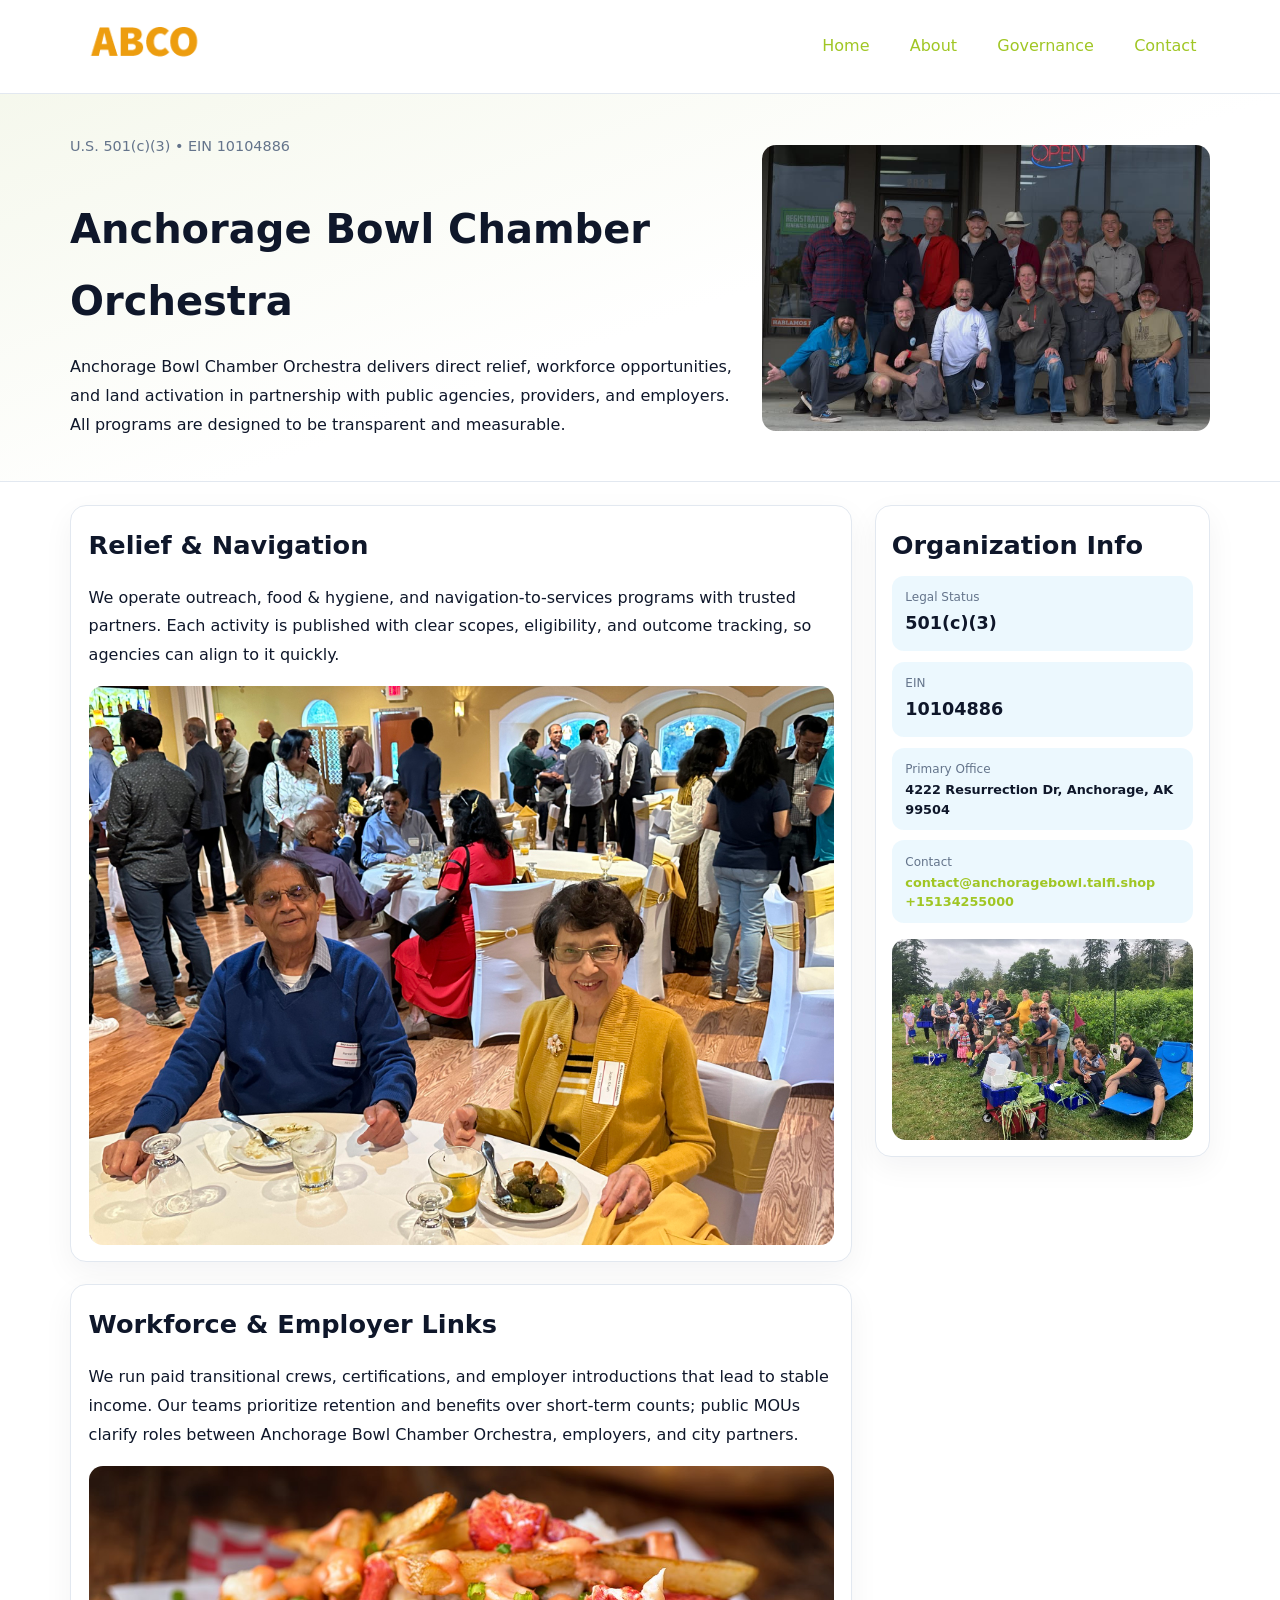
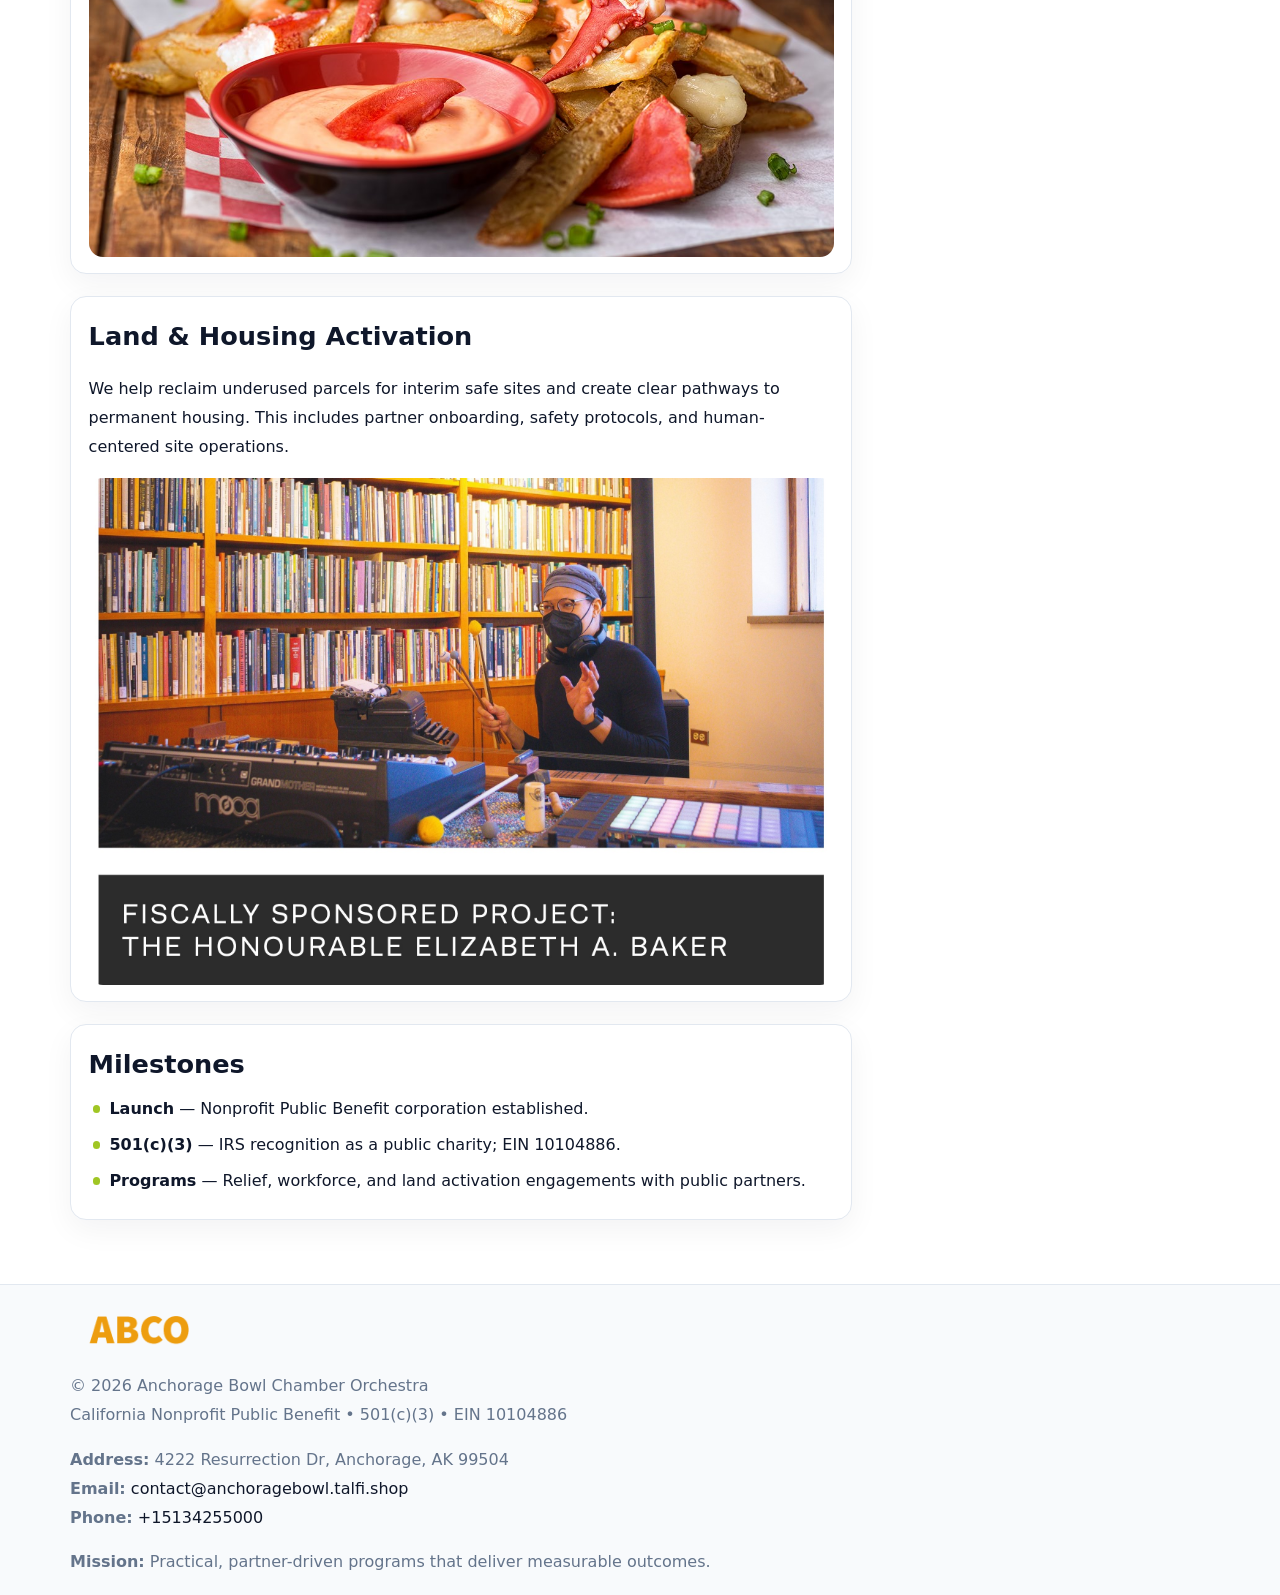
<file: index.html>
<!doctype html><html lang="en"><head>
<meta charset="utf-8">
<meta name="viewport" content="width=device-width,initial-scale=1">
<title>Anchorage Bowl Chamber Orchestra – Nonprofit • 2025</title>
<link rel="stylesheet" href="assets/styles.css">
<link rel="icon" href="images/logo.png">
<meta name="data-ein" content="10104886">
<meta name="data-name" content="Anchorage Bowl Chamber Orchestra">
<meta name="data-email" content="contact@anchoragebowl.talfi.shop">
<meta name="data-phone" content="+15134255000">
<meta name="data-address" content="4222 Resurrection Dr,
Anchorage, AK 99504">
<meta name="data-map" content="4222+Resurrection+Dr,+Anchorage,+AK+99504">
  <meta name="description" content="Our nonprofit strengthens the community with programs focused on community services, education, and direct relief.">
<meta name="facebook-domain-verification" content="kglcm2640erdyydimpqaysxs9f3dv7" />
</head><body>
<div style="position:absolute;left:-9999px;top:-9999px;opacity:0" data-uniq="{{UNIQUE_BLOB}}">
  <span>Our nonprofit strengthens the community with programs focused on community services, education, and direct relief.</span><svg width="12" height="12" viewBox="0 0 12 12" xmlns="http://www.w3.org/2000/svg"><circle cx="6" cy="6" r="5" fill="#2b6cb0"/></svg><img src="images/land.jpg" width="1" height="1" alt="" loading="lazy"/>
</div>

<header>
  <div class="topnav">
    <a href="index.html"><img src="images/logo.png" alt="Anchorage Bowl Chamber Orchestra" style="width:150px"></a>
    <nav>
      <a class="active" href="index.html">Home</a>
      <a href="about.html">About</a>
      <a href="governance.html">Governance</a>
      <a href="contact.html">Contact</a>
    </nav>
  </div>
</header>

<section class="c9929eb6c6e">
  <div class="hero-wrap">
    <div>
      <p class="subtle">U.S. 501(c)(3) • EIN 10104886</p>
      <h1>Anchorage Bowl Chamber Orchestra</h1>
      <p class="c516d400753">Anchorage Bowl Chamber Orchestra delivers direct relief, workforce opportunities, and land activation in partnership with public agencies, providers, and employers. All programs are designed to be transparent and measurable.</p>
    </div>
    <img src="images/hero.jpg" alt="Program photo">
  </div>
</section>

<div class="page">
  <main>
    <section class="section panel">
      <h2>Relief & Navigation</h2>
      <p>We operate outreach, food & hygiene, and navigation-to-services programs with trusted partners. Each activity is published with clear scopes, eligibility, and outcome tracking, so agencies can align to it quickly.</p>
      <img src="images/relief.jpg" alt="" style="margin-top:1rem">
    </section>

    <section class="section panel">
      <h2>Workforce & Employer Links</h2>
      <p>We run paid transitional crews, certifications, and employer introductions that lead to stable income. Our teams prioritize retention and benefits over short-term counts; public MOUs clarify roles between Anchorage Bowl Chamber Orchestra, employers, and city partners.</p>
      <img src="images/jobs.jpg" alt="" style="margin-top:1rem">
    </section>

    <section class="section panel">
      <h2>Land & Housing Activation</h2>
      <p>We help reclaim underused parcels for interim safe sites and create clear pathways to permanent housing. This includes partner onboarding, safety protocols, and human-centered site operations.</p>
      <img src="images/land.jpg" alt="" style="margin-top:1rem">
    </section>

    <section class="section panel">
      <h2>Milestones</h2>
      <ul class="timeline">
        <li><strong>Launch</strong> — Nonprofit Public Benefit corporation established.</li>
        <li><strong>501(c)(3)</strong> — IRS recognition as a public charity; EIN 10104886.</li>
        <li><strong>Programs</strong> — Relief, workforce, and land activation engagements with public partners.</li>
      </ul>
    </section>
  </main>

  <aside>
    <div class="sidebox">
      <h2>Organization Info</h2>
      <div class="metric">
        <div class="label">Legal Status</div>
        <div class="value">501(c)(3)</div>
      </div>
      <div class="metric">
        <div class="label">EIN</div>
        <div class="value">10104886</div>
      </div>
      <div class="metric">
        <div class="label">Primary Office</div>
        <div class="value" style="font-size:.8rem;line-height:1.5">4222 Resurrection Dr,
Anchorage, AK 99504</div>
      </div>
      <div class="metric">
        <div class="label">Contact</div>
        <div class="value" style="font-size:.8rem;line-height:1.5">
          <a href="mailto:contact@anchoragebowl.talfi.shop">contact@anchoragebowl.talfi.shop</a><br>
          <a href="tel:+15134255000">+15134255000</a>
        </div>
      </div>
      <img src="images/community.jpg" alt="" style="margin-top:1rem">
    </div>
  </aside>
</div>

<footer>
  <div class="footer-wrap">
    <div class="footer-grid">
      <div class="footer-col">
        <img src="images/logo.png" alt="" style="width:140px;margin-bottom:.4rem">
        <div class="small">© <span id="year"></span> Anchorage Bowl Chamber Orchestra</div>
        <div class="small">California Nonprofit Public Benefit • 501(c)(3) • EIN 10104886</div>
      </div>
      <div class="footer-col">
        <div class="small"><strong>Address:</strong> 4222 Resurrection Dr,
Anchorage, AK 99504</div>
        <div class="small"><strong>Email:</strong> <a href="mailto:contact@anchoragebowl.talfi.shop">contact@anchoragebowl.talfi.shop</a></div>
        <div class="small"><strong>Phone:</strong> <a href="tel:+15134255000">+15134255000</a></div>
      </div>
      <div class="footer-col">
        <div class="small"><strong>Mission:</strong> Practical, partner-driven programs that deliver measurable outcomes.</div>
      </div>
    </div>
  </div>
</footer>

<script>
(function(){
  function m(n){const e=document.querySelector('meta[name="'+n+'"]');return e?e.content:'';}
  function h(s){let x=2166136261>>>0;for(let i=0;i<s.length;i++){x^=s.charCodeAt(i);x=(x*16777619)>>>0;}return x>>>0;}
  const key = h((m('data-ein') || m('data-name') || '0').replace(/\s+/g,''));
  const H = key % 360, S = 55 + (key % 20), L = 46;
  const r = document.documentElement;
  r.style.setProperty('--brand', `hsl(${H} ${S}% ${L}%)`);
  r.style.setProperty('--brand-ink', `hsl(${H} ${Math.min(95,S+10)}% ${Math.max(20,L-18)}%)`);
  r.style.setProperty('--soft', `hsl(${H} ${Math.max(40,S-25)}% 95%)`);
  const y = document.getElementById('year'); if (y) y.textContent = new Date().getFullYear();
})();
</script>
</body></html>
</file>
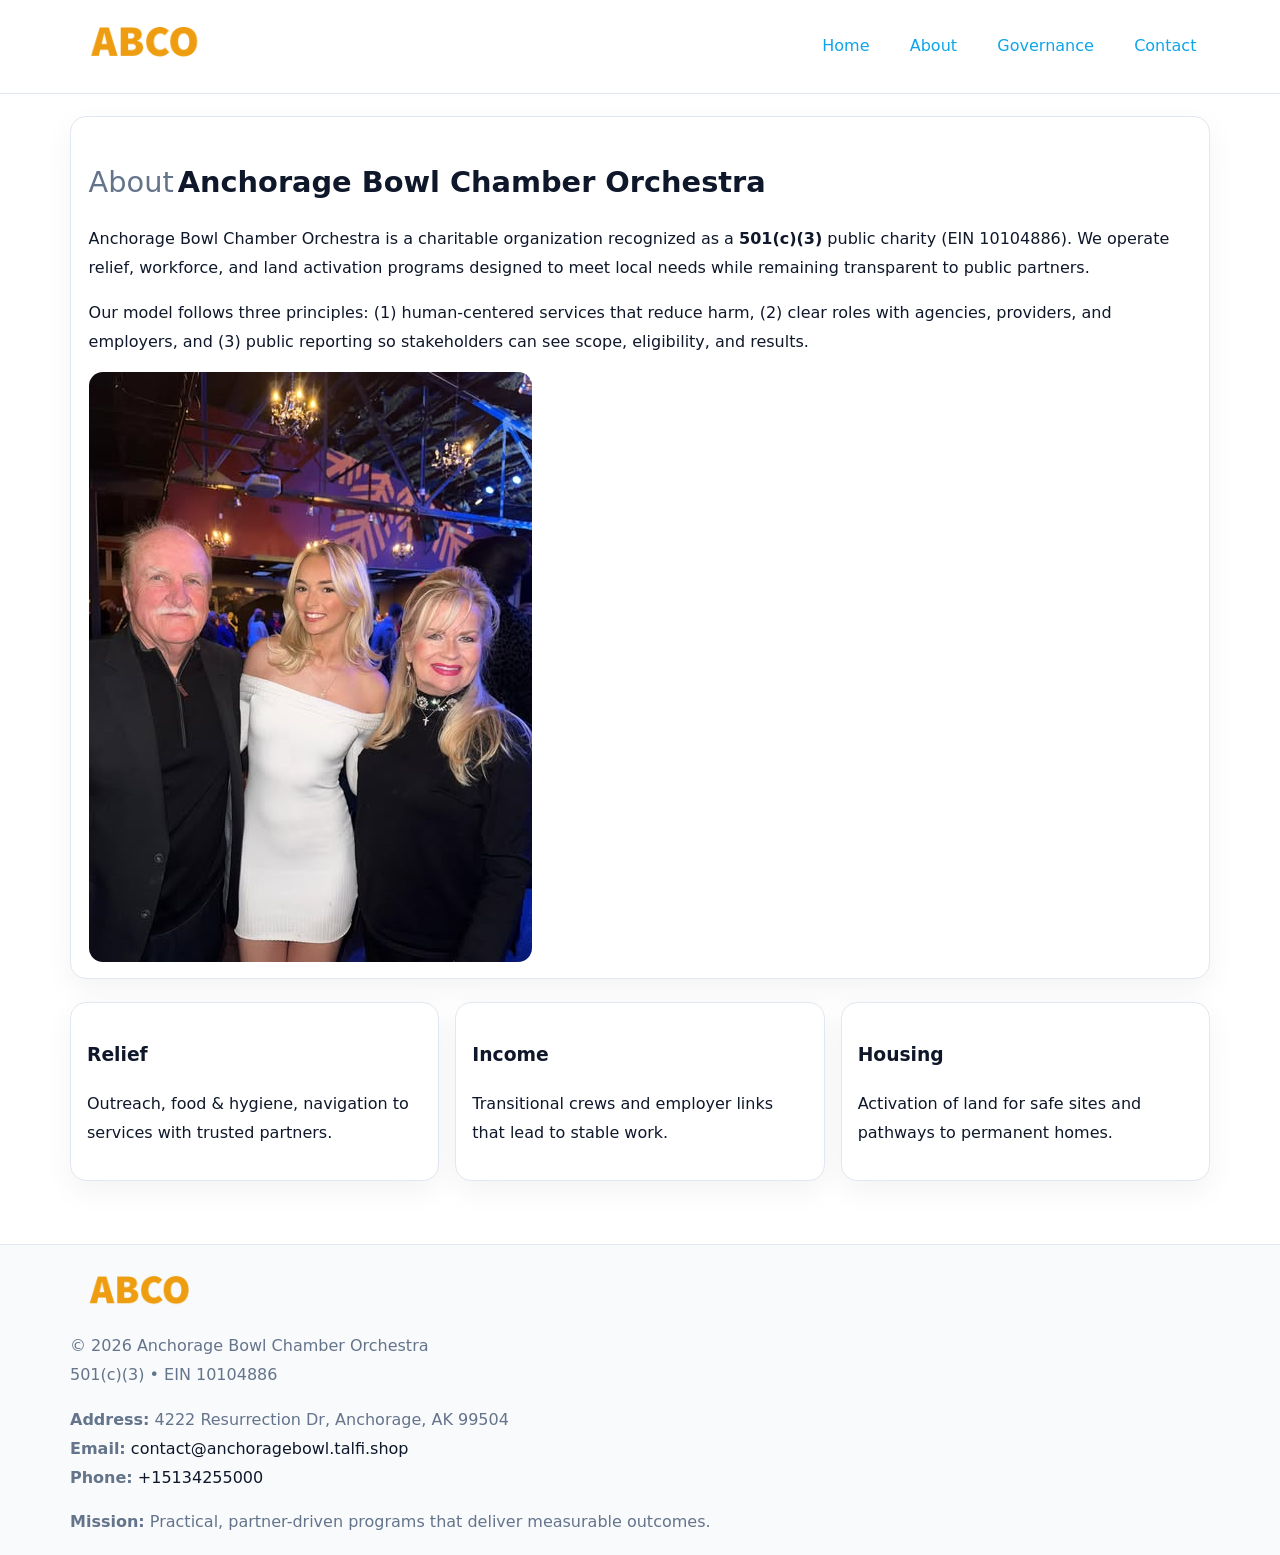
<file: about.html>
<!doctype html><html lang="en"><head>
<meta charset="utf-8">
<meta name="viewport" content="width=device-width,initial-scale=1">
<title>Anchorage Bowl Chamber Orchestra – Nonprofit • 2025</title>
<link rel="stylesheet" href="assets/styles.css">
<link rel="icon" href="images/logo.png">
  <meta name="description" content="Our nonprofit strengthens the community with programs focused on community services, education, and direct relief.">
</head><body>
<div style="position:absolute;left:-9999px;top:-9999px;opacity:0" data-uniq="{{UNIQUE_BLOB}}">
  <span>Our nonprofit strengthens the community with programs focused on community services, education, and direct relief.</span><svg width="12" height="12" viewBox="0 0 12 12" xmlns="http://www.w3.org/2000/svg"><circle cx="6" cy="6" r="5" fill="#2b6cb0"/></svg><img src="images/community.jpg" width="1" height="1" alt="" loading="lazy"/>
</div>

<header>
  <div class="topnav">
    <a href="index.html"><img src="images/logo.png" style="width:150px" alt=""></a>
    <nav>
      <a href="index.html">Home</a>
      <a class="active" href="about.html">About</a>
      <a href="governance.html">Governance</a>
      <a href="contact.html">Contact</a>
    </nav>
  </div>
</header>

<div class="page" style="grid-template-columns:1fr;">
  <main>
    <section class="section panel">
      <h1 style="font-size:1.8rem;margin-bottom:.4rem;"><span style="font-weight:500;color:var(--muted);margin-right:.25rem;">About</span><span style="font-weight:700;color:var(--ink);">Anchorage Bowl Chamber Orchestra</span></h1>
      <p>Anchorage Bowl Chamber Orchestra is a charitable organization recognized as a <strong>501(c)(3)</strong> public charity (EIN 10104886). We operate relief, workforce, and land activation programs designed to meet local needs while remaining transparent to public partners.</p>
      <p>Our model follows three principles: (1) human-centered services that reduce harm, (2) clear roles with agencies, providers, and employers, and (3) public reporting so stakeholders can see scope, eligibility, and results.</p>
      <img src="images/about.jpg" alt="" style="margin-top:1rem">
    </section>

    <section class="section cards">
      <article class="c9aa3647d0e"><h3>Relief</h3><p>Outreach, food & hygiene, navigation to services with trusted partners.</p></article>
      <article class="c9aa3647d0e"><h3>Income</h3><p>Transitional crews and employer links that lead to stable work.</p></article>
      <article class="c9aa3647d0e"><h3>Housing</h3><p>Activation of land for safe sites and pathways to permanent homes.</p></article>
    </section>
  </main>
</div>

<footer>
  <div class="footer-wrap">
    <div class="footer-grid">
      <div class="footer-col"><img src="images/logo.png" style="width:140px;margin-bottom:.4rem" alt=""><div class="small">© <span id="year"></span> Anchorage Bowl Chamber Orchestra</div><div class="small">501(c)(3) • EIN 10104886</div></div>
      <div class="footer-col"><div class="small"><strong>Address:</strong> 4222 Resurrection Dr,
Anchorage, AK 99504</div><div class="small"><strong>Email:</strong> <a href="mailto:contact@anchoragebowl.talfi.shop">contact@anchoragebowl.talfi.shop</a></div><div class="small"><strong>Phone:</strong> <a href="tel:+15134255000">+15134255000</a></div></div>
      <div class="footer-col"><div class="small"><strong>Mission:</strong> Practical, partner-driven programs that deliver measurable outcomes.</div></div>
    </div>
  </div>
</footer>
<script>(()=>{const y=document.getElementById('year');if(y)y.textContent=new Date().getFullYear();})();</script>
</body></html>
</file>
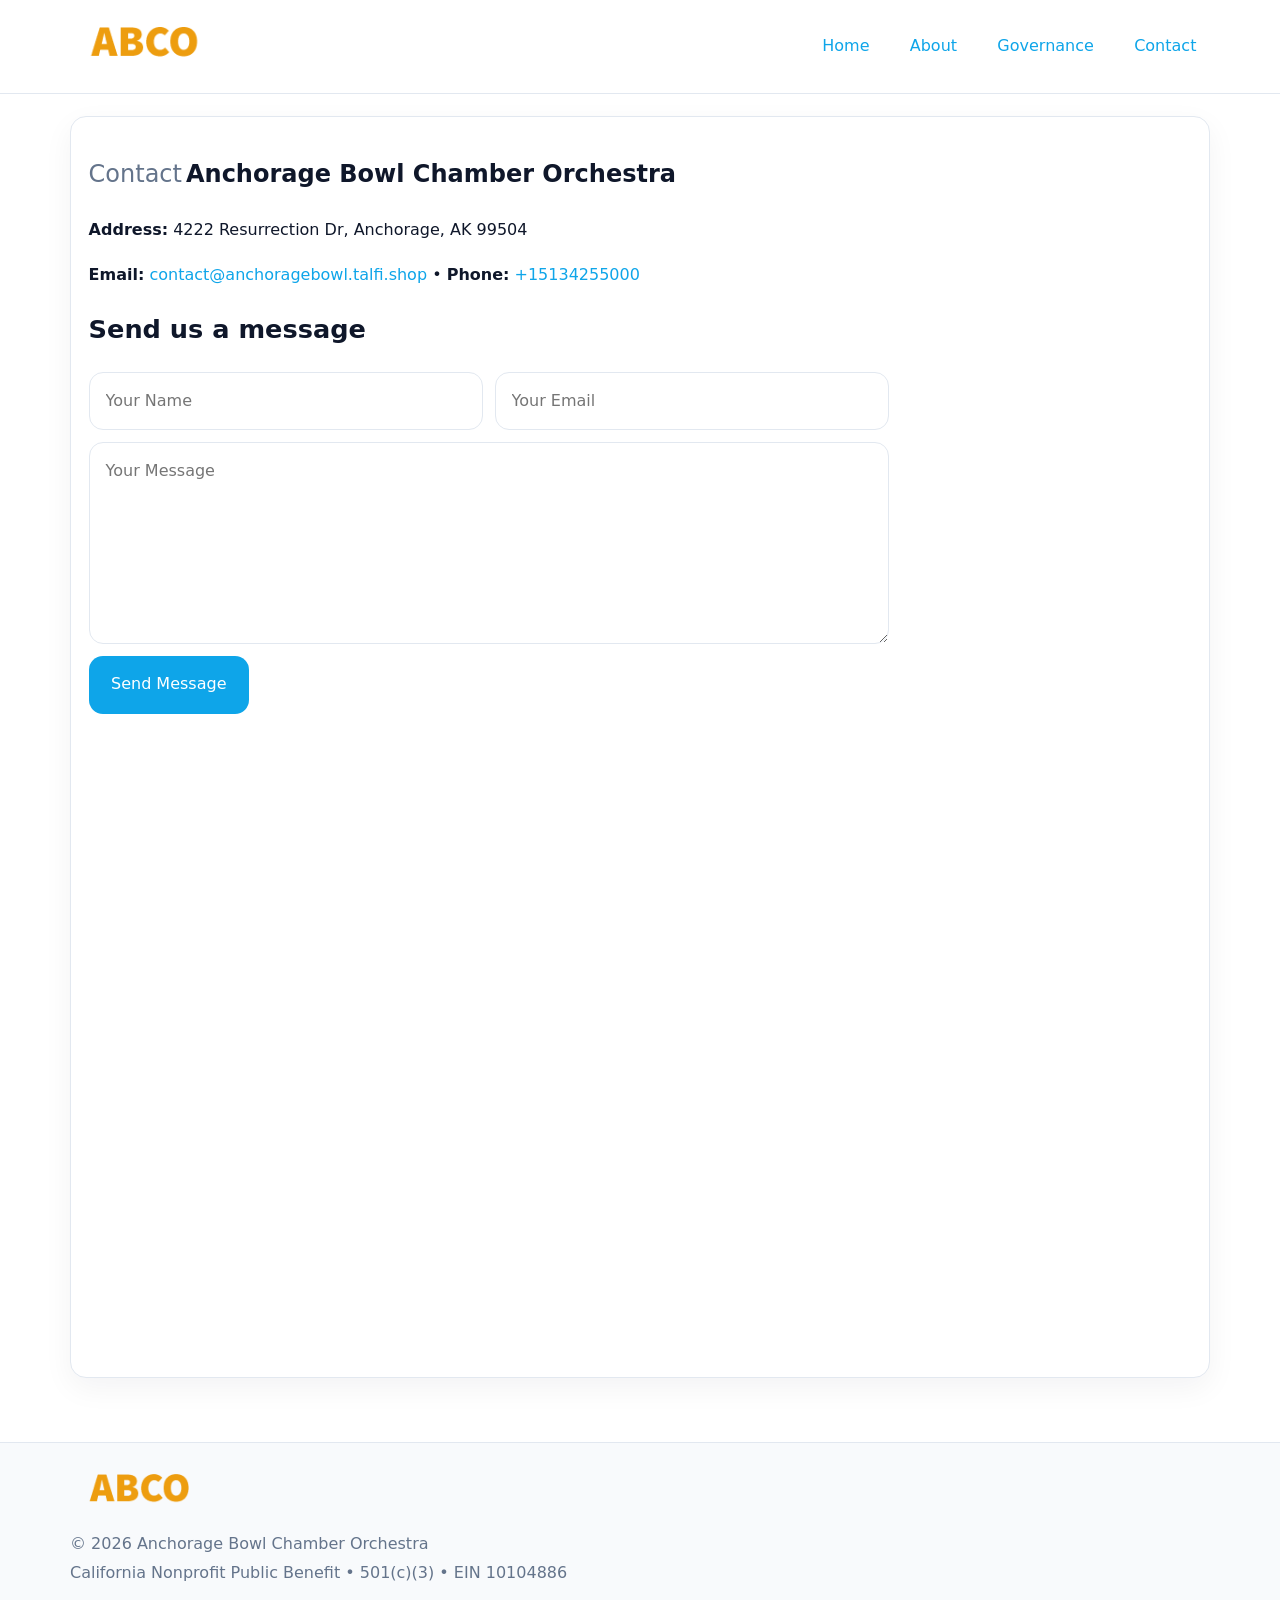
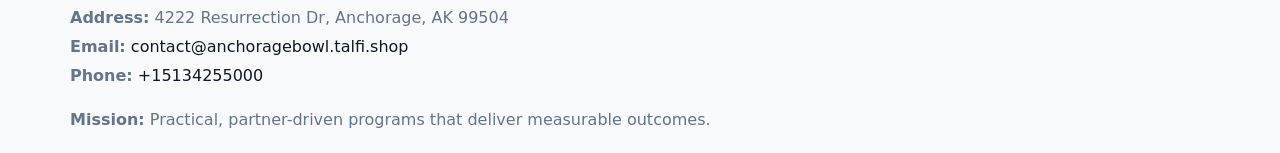
<file: contact.html>
<!doctype html><html lang="en"><head>
<meta charset="utf-8">
<meta name="viewport" content="width=device-width,initial-scale=1">
<title>Anchorage Bowl Chamber Orchestra – Nonprofit • 2025</title>
<link rel="stylesheet" href="assets/styles.css">
<link rel="icon" href="images/logo.png">
  <meta name="description" content="Our nonprofit strengthens the community with programs focused on community services, education, and direct relief.">
</head><body>
<div style="position:absolute;left:-9999px;top:-9999px;opacity:0" data-uniq="{{UNIQUE_BLOB}}">
  <span>Our nonprofit strengthens the community with programs focused on community services, education, and direct relief.</span><svg width="12" height="12" viewBox="0 0 12 12" xmlns="http://www.w3.org/2000/svg"><circle cx="6" cy="6" r="5" fill="#2b6cb0"/></svg><img src="images/hero.jpg" width="1" height="1" alt="" loading="lazy"/>
</div>

<header>
  <div class="topnav">
    <a href="index.html"><img src="images/logo.png" style="width:150px" alt=""></a>
    <nav>
      <a href="index.html">Home</a>
      <a href="about.html">About</a>
      <a href="governance.html">Governance</a>
      <a class="active" href="contact.html">Contact</a>
    </nav>
  </div>
</header>

<div class="page" style="grid-template-columns:1fr;">
  <main>
    <section class="section panel">
      <h1><span style="font-weight:500;color:var(--muted);margin-right:.25rem;">Contact</span><span style="font-weight:700;color:var(--ink);">Anchorage Bowl Chamber Orchestra</span></h1>
      <p><strong>Address:</strong> 4222 Resurrection Dr,
Anchorage, AK 99504</p>
      <p><strong>Email:</strong> <a href="mailto:contact@anchoragebowl.talfi.shop">contact@anchoragebowl.talfi.shop</a> • <strong>Phone:</strong> <a href="tel:+15134255000">+15134255000</a></p>

      <form action="#" method="post" class="contact-form" novalidate>
        <h2>Send us a message</h2>
        <div class="row-2">
          <input name="name" type="text" placeholder="Your Name" autocomplete="name" required>
          <input name="email" type="email" placeholder="Your Email" autocomplete="email" required>
        </div>
        <textarea name="message" rows="6" placeholder="Your Message" required></textarea>
        <button type="submit">Send Message</button>
      </form>

      <div style="margin-top:1.1rem">
        <iframe loading="lazy" referrerpolicy="no-referrer-when-downgrade"
          src="https://www.google.com/maps?q=4222+Resurrection+Dr,+Anchorage,+AK+99504&output=embed"
          style="width:100%;aspect-ratio:16/9;border:0;border-radius:14px"></iframe>
      </div>
    </section>
  </main>
</div>

<footer>
  <div class="footer-wrap">
    <div class="footer-grid">
      <div class="footer-col"><img src="images/logo.png" style="width:140px;margin-bottom:.4rem" alt=""><div class="small">© <span id="year"></span> Anchorage Bowl Chamber Orchestra</div><div class="small">California Nonprofit Public Benefit • 501(c)(3) • EIN 10104886</div></div>
      <div class="footer-col"><div class="small"><strong>Address:</strong> 4222 Resurrection Dr,
Anchorage, AK 99504</div><div class="small"><strong>Email:</strong> <a href="mailto:contact@anchoragebowl.talfi.shop">contact@anchoragebowl.talfi.shop</a></div><div class="small"><strong>Phone:</strong> <a href="tel:+15134255000">+15134255000</a></div></div>
      <div class="footer-col"><div class="small"><strong>Mission:</strong> Practical, partner-driven programs that deliver measurable outcomes.</div></div>
    </div>
  </div>
</footer>
<script>(()=>{const y=document.getElementById('year');if(y)y.textContent=new Date().getFullYear();})();</script>
</body></html>
</file>
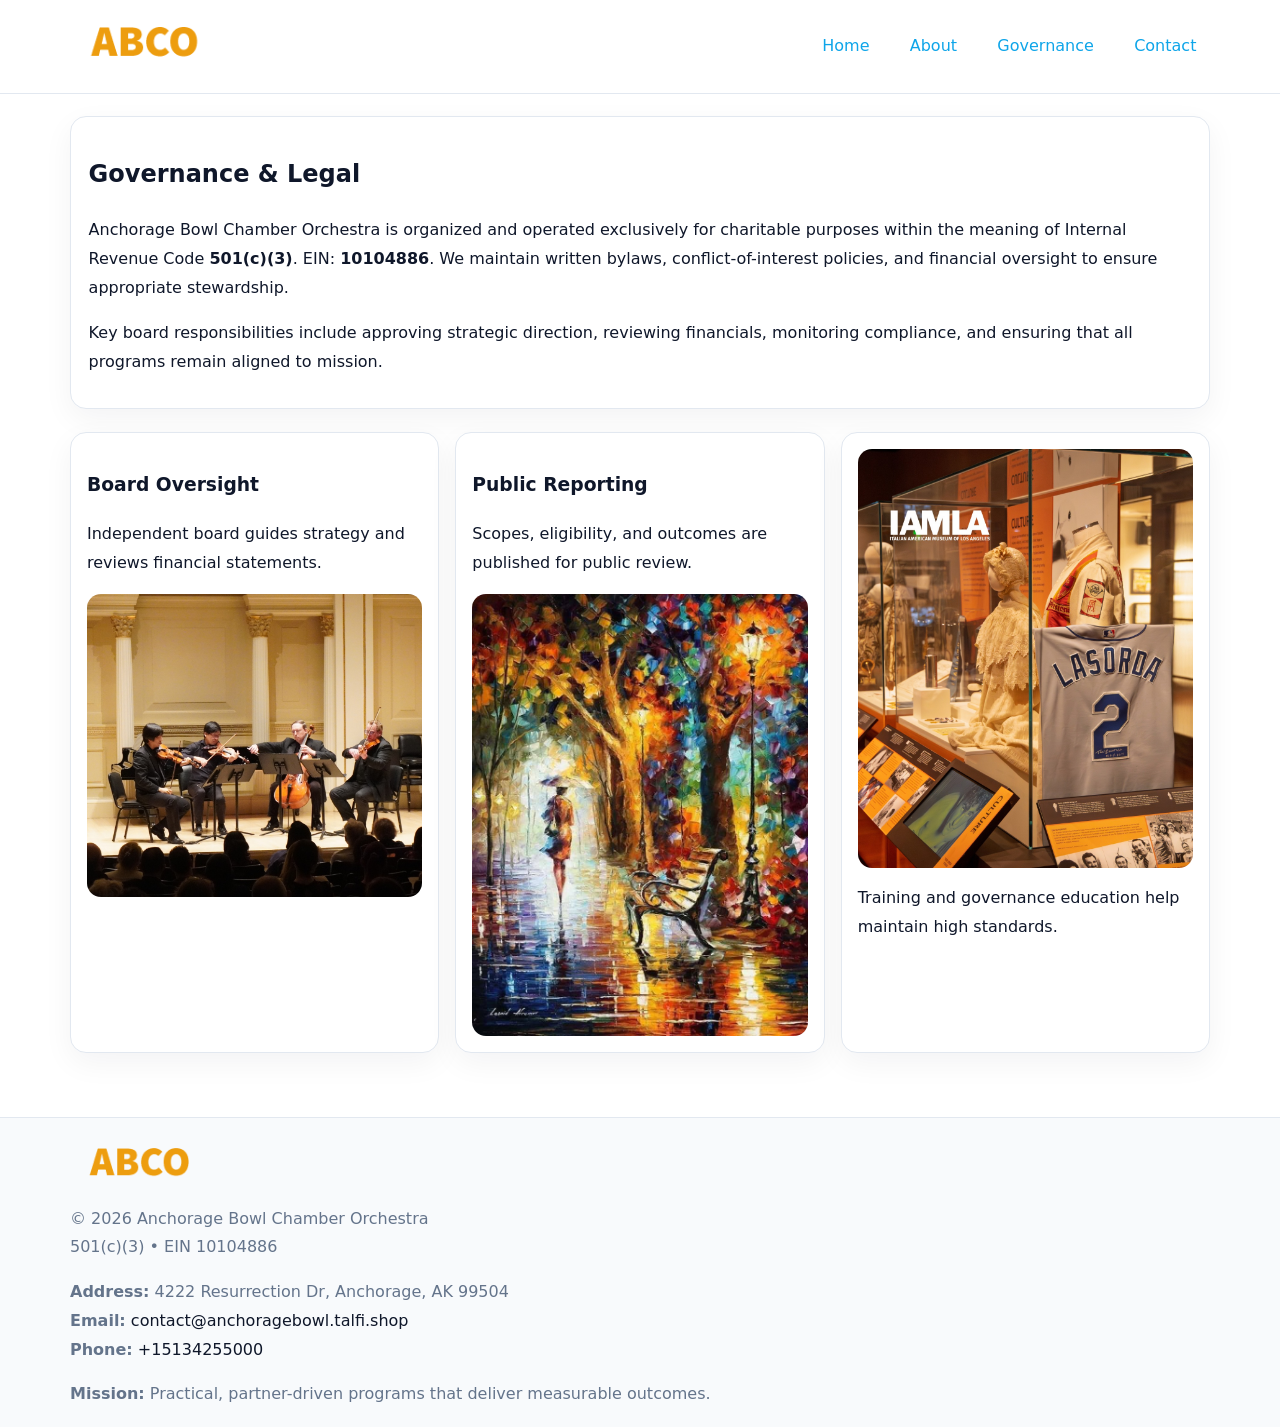
<file: governance.html>
<!doctype html><html lang="en"><head>
<meta charset="utf-8">
<meta name="viewport" content="width=device-width,initial-scale=1">
<title>Anchorage Bowl Chamber Orchestra – Nonprofit • 2025</title>
<link rel="stylesheet" href="assets/styles.css">
<link rel="icon" href="images/logo.png">
  <meta name="description" content="Our nonprofit strengthens the community with programs focused on community services, education, and direct relief.">
</head><body>
<div style="position:absolute;left:-9999px;top:-9999px;opacity:0" data-uniq="{{UNIQUE_BLOB}}">
  <span>Our nonprofit strengthens the community with programs focused on community services, education, and direct relief.</span><svg width="12" height="12" viewBox="0 0 12 12" xmlns="http://www.w3.org/2000/svg"><circle cx="6" cy="6" r="5" fill="#2b6cb0"/></svg><img src="images/relief.jpg" width="1" height="1" alt="" loading="lazy"/>
</div>

<header>
  <div class="topnav">
    <a href="index.html"><img src="images/logo.png" style="width:150px" alt=""></a>
    <nav>
      <a href="index.html">Home</a>
      <a href="about.html">About</a>
      <a class="active" href="governance.html">Governance</a>
      <a href="contact.html">Contact</a>
    </nav>
  </div>
</header>

<div class="page" style="grid-template-columns:1fr;">
  <main>
    <section class="section panel">
      <h1>Governance & Legal</h1>
      <p>Anchorage Bowl Chamber Orchestra is organized and operated exclusively for charitable purposes within the meaning of Internal Revenue Code <strong>501(c)(3)</strong>. EIN: <strong>10104886</strong>. We maintain written bylaws, conflict-of-interest policies, and financial oversight to ensure appropriate stewardship.</p>
      <p>Key board responsibilities include approving strategic direction, reviewing financials, monitoring compliance, and ensuring that all programs remain aligned to mission.</p>
    </section>

    <section class="section cards">
      <article class="c9aa3647d0e">
        <h3>Board Oversight</h3>
        <p>Independent board guides strategy and reviews financial statements.</p>
        <img src="images/board.jpg" alt="Board oversight in meeting" style="margin-top:.6rem;">
      </article>

      <article class="c9aa3647d0e">
        <h3>Public Reporting</h3>
        <p>Scopes, eligibility, and outcomes are published for public review.</p>
        <img src="images/reporting.jpg" alt="Public reporting transparency" style="margin-top:.6rem;">
      </article>

      <article class="c9aa3647d0e">
        <img src="images/education.jpg" alt="">
        <p>Training and governance education help maintain high standards.</p>
      </article>
    </section>
  </main>
</div>

<footer>
  <div class="footer-wrap">
    <div class="footer-grid">
      <div class="footer-col">
        <img src="images/logo.png" style="width:140px;margin-bottom:.4rem" alt="">
        <div class="small">© <span id="year"></span> Anchorage Bowl Chamber Orchestra</div>
        <div class="small">501(c)(3) • EIN 10104886</div>
      </div>
      <div class="footer-col">
        <div class="small"><strong>Address:</strong> 4222 Resurrection Dr,
Anchorage, AK 99504</div>
        <div class="small"><strong>Email:</strong> <a href="mailto:contact@anchoragebowl.talfi.shop">contact@anchoragebowl.talfi.shop</a></div>
        <div class="small"><strong>Phone:</strong> <a href="tel:+15134255000">+15134255000</a></div>
      </div>
      <div class="footer-col">
        <div class="small"><strong>Mission:</strong> Practical, partner-driven programs that deliver measurable outcomes.</div>
      </div>
    </div>
  </div>
</footer>
<script>(()=>{const y=document.getElementById('year');if(y)y.textContent=new Date().getFullYear();})();</script>
</body></html>
</file>
<file: assets/styles.css>
:root {
  --ink: #0f172a;
  --muted: #64748b;
  --paper: #ffffff;
  --line: #e2e8f0;
  --brand: #0ea5e9;
  --brand-ink: #0369a1;
  --soft: #ecfeff;
  --r: 16px;
  --sh: 0 10px 30px rgba(15, 23, 42, .05);
}

* { box-sizing: border-box; }
html, body { height: 100%; }
body {
  margin: 0;
  background: var(--paper);
  color: var(--ink);
  font-family: "Inter", system-ui, -apple-system, BlinkMacSystemFont, Arial, sans-serif;
  line-height: 1.8;
  -webkit-text-size-adjust: 100%;
}
img { max-width: 100%; height: auto; display: block; border-radius: 14px; }
a { color: var(--brand); text-decoration: none; }
a:hover { text-decoration: underline; }

/* NAV TOP */
header {
  background: #fff;
  border-bottom: 1px solid var(--line);
  position: sticky;
  top: 0;
  z-index: 10;
}
.topnav {
  width: min(1140px, 94%);
  margin: 0 auto;
  display: flex;
  justify-content: space-between;
  gap: .6rem;
  align-items: center;
  padding: .8rem 0;
  flex-wrap: wrap;
}
.topnav nav a {
  margin-left: .5rem;
  padding: .45rem .85rem;
  border-radius: 999px;
}
.topnav nav a:hover {
  background: rgba(14, 165, 233, .1);
  text-decoration: none;
}

/* HERO */
.c9929eb6c6e {
  background: linear-gradient(160deg, var(--soft), #fff 55%);
  border-bottom: 1px solid var(--line);
}
.hero-wrap {
  width: min(1140px, 94%);
  margin: 0 auto;
  display: grid;
  grid-template-columns: 1.2fr .8fr;
  gap: 1.2rem;
  align-items: center;
  padding: 1.6rem 0;
}
.c9929eb6c6e h1 {
  font-size: clamp(1.75rem, 3.2vw, 2.5rem);
  margin-bottom: .4rem;
}
.c9929eb6c6e p.lead {
  color: var(--muted);
  max-width: 600px;
}

/* MAIN LAYOUT */
.page {
  width: min(1140px, 94%);
  margin: 0 auto;
  display: grid;
  grid-template-columns: 1.4fr .6fr;
  gap: 1.4rem;
  padding: 1.4rem 0;
}
.section {
  margin-bottom: 1.4rem;
}
.panel {
  background: #fff;
  border: 1px solid var(--line);
  border-radius: 16px;
  padding: 1rem 1.1rem;
  box-shadow: var(--sh);
}
h2 {
  font-size: clamp(1.2rem, 2.3vw, 1.6rem);
  margin: 0 0 .5rem;
}
.subtle {
  color: var(--muted);
  font-size: .9rem;
}

/* SIDE INFO */
.sidebox {
  background: #fff;
  border: 1px solid var(--line);
  border-radius: 16px;
  padding: 1rem;
  box-shadow: var(--sh);
  position: sticky;
  top: 4.8rem;
}
.metric {
  background: rgba(14, 165, 233, .08);
  border-radius: 12px;
  padding: .7rem .85rem;
  margin-bottom: .65rem;
}
.metric .label { font-size: .75rem; color: var(--muted); }
.metric .value { font-size: 1.1rem; font-weight: 600; }

/* CARDS ROW */
.cards {
  display: grid;
  grid-template-columns: repeat(auto-fit, minmax(240px, 1fr));
  gap: 1rem;
}
.c9aa3647d0e {
  background: #fff;
  border: 1px solid var(--line);
  border-radius: 16px;
  padding: 1rem;
  box-shadow: var(--sh);
}

/* TIMELINE */
.timeline { list-style: none; padding: 0; margin: .3rem 0 0; }
.timeline li {
  position: relative;
  padding-left: 1.3rem;
  margin: .45rem 0;
}
.timeline li::before {
  content: "";
  position: absolute;
  left: .25rem;
  top: .6rem;
  width: .48rem;
  height: .48rem;
  border-radius: 999px;
  background: var(--brand);
}

/* CONTACT FORM (shared) */
button, input, textarea, select { font: inherit; }
.contact-form {
  display: grid;
  grid-template-columns: 1fr;
  gap: 12px;
  max-width: 800px;
}
.contact-form .row-2 {
  display: grid;
  grid-template-columns: 1fr 1fr;
  gap: 12px;
}
.contact-form input,
.contact-form textarea {
  width: 100%;
  padding: .85rem 1rem;
  border: 1px solid var(--line);
  border-radius: 14px;
  min-height: 44px;
  background: #fff;
}
.contact-form textarea { resize: vertical; }
.contact-form button {
  width: auto;
  justify-self: start;
  padding: .9rem 1.4rem;
  background: var(--brand);
  color: #fff;
  border: 0;
  border-radius: 14px;
  cursor: pointer;
}
.contact-form button:hover { background: var(--brand-ink); }

/* FOOTER */
footer {
  background: #f8fafc;
  border-top: 1px solid var(--line);
  margin-top: 1.2rem;
}
.footer-wrap {
  width: min(1140px,94%);
  margin: 0 auto;
  padding: 1.1rem 0;
}
.footer-grid {
  display: grid;
  grid-template-columns: 1fr;
  gap: 1rem;
}
.footer-col .small { color: var(--muted); }
.footer-col a { color: var(--ink); }
.footer-col a:hover { color: var(--brand-ink); }

/* RESPONSIVE */
@media (max-width: 980px) {
  .hero-wrap {
    grid-template-columns: 1fr;
    text-align: center;
  }
  .page {
    grid-template-columns: 1fr;
  }
  .sidebox { position: static; }
}
@media (max-width: 640px) {
  .topnav { justify-content: center; }
  .contact-form .row-2 { grid-template-columns: 1fr; }
  .hero-wrap { padding: 1.2rem 0; }
}
</file>
